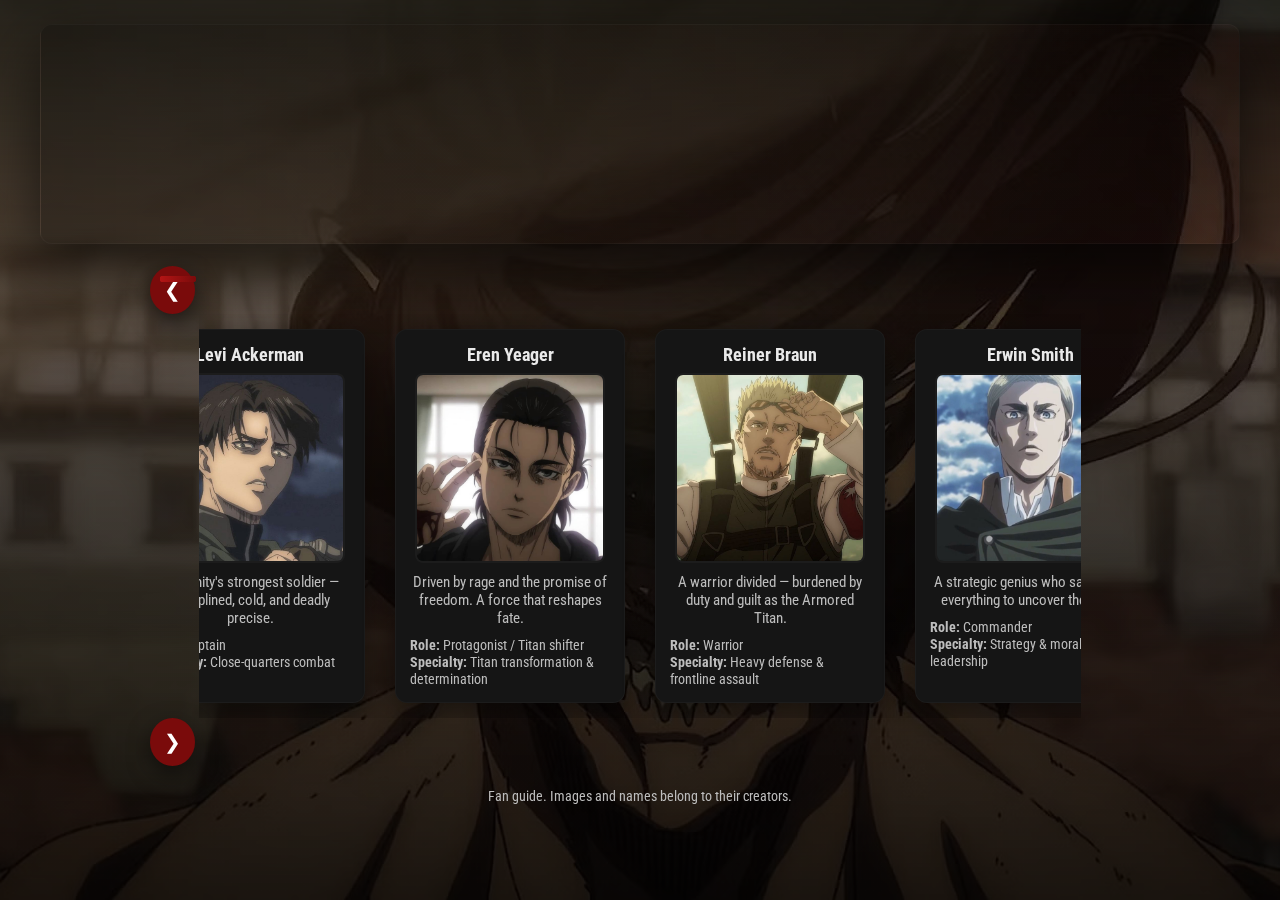
<file: index.html>
<!DOCTYPE html>
<html lang="en">
<head>
    <meta charset="UTF-8">
    <title>Attack on Titan — Characters</title>
    <meta name="viewport" content="width=device-width,initial-scale=1">
    <link rel="preconnect" href="https://fonts.googleapis.com">
    <link rel="preconnect" href="https://fonts.gstatic.com" crossorigin>
    <link href="https://fonts.googleapis.com/css2?family=Oswald:wght@700&family=Roboto+Condensed:wght@300;400;700&display=swap" rel="stylesheet">
    <link rel="stylesheet" href="styles/main.css">
</head>
<body>

<header class="hero">
    <div class="hero-inner">
        <div class="hero-text">
            <h1>Attack on Titan — Characters</h1>
            <p class="lead">A focused guide: backgrounds, abilities, and key moments of major characters.</p>
            <div class="hero-cta">
                <a href="#characters" class="btn">View Characters</a>
                <a href="#analysis" class="btn outline">Series Analysis</a>
            </div>
        </div>
    </div>
</header>

<main id="characters">

    <button class="arrow left" onclick="slideLeft()" aria-label="Scroll left">&#10094;</button>

    <div class="slider-container">
        <div class="slider">

            <a href="levi.html" class="card">
                <p class="name">Levi Ackerman</p>
                <img src="img/levi.png" alt="Levi Ackerman">
                <span class="desc">Humanity's strongest soldier — disciplined, cold, and deadly precise.</span>
                <ul class="quick">
                    <li><strong>Role:</strong> Captain</li>
                    <li><strong>Specialty:</strong> Close-quarters combat</li>
                </ul>
            </a>

            <a href="eren.html" class="card">
                <p class="name">Eren Yeager</p>
                <img src="img/eren.png" alt="Eren Yeager">
                <span class="desc">Driven by rage and the promise of freedom. A force that reshapes fate.</span>
                <ul class="quick">
                    <li><strong>Role:</strong> Protagonist / Titan shifter</li>
                    <li><strong>Specialty:</strong> Titan transformation & determination</li>
                </ul>
            </a>

            <a href="reiner.html" class="card">
                <p class="name">Reiner Braun</p>
                <img src="img/reiner.png" alt="Reiner Braun">
                <span class="desc">A warrior divided — burdened by duty and guilt as the Armored Titan.</span>
                <ul class="quick">
                    <li><strong>Role:</strong> Warrior</li>
                    <li><strong>Specialty:</strong> Heavy defense & frontline assault</li>
                </ul>
            </a>

            <a href="erwin.html" class="card">
                <p class="name">Erwin Smith</p>
                <img src="img/erwin.png" alt="Erwin Smith">
                <span class="desc">A strategic genius who sacrificed everything to uncover the truth.</span>
                <ul class="quick">
                    <li><strong>Role:</strong> Commander</li>
                    <li><strong>Specialty:</strong> Strategy & morale leadership</li>
                </ul>
            </a>

        </div>
    </div>

    <button class="arrow right" onclick="slideRight()" aria-label="Scroll right">&#10095;</button>

</main>

<footer class="footer">
    <p>Fan guide. Images and names belong to their creators.</p>
</footer>

<script>
    const slider = document.querySelector('.slider');
    const scrollAmount = 260;

    function slideLeft() { slider.scrollBy({ left: -scrollAmount, behavior: 'smooth' }); }
    function slideRight() { slider.scrollBy({ left: scrollAmount, behavior: 'smooth' }); }

    // drag support
    let isDown = false, startX, scrollLeft;
    slider.addEventListener('mousedown', (e) => { isDown = true; slider.classList.add('active-drag'); startX = e.pageX - slider.offsetLeft; scrollLeft = slider.scrollLeft; });
    slider.addEventListener('mouseleave', () => { isDown = false; slider.classList.remove('active-drag'); });
    slider.addEventListener('mouseup', () => { isDown = false; slider.classList.remove('active-drag'); });
    slider.addEventListener('mousemove', (e) => {
        if(!isDown) return;
        e.preventDefault();
        const x = e.pageX - slider.offsetLeft;
        const walk = (x - startX) * 1.2;
        slider.scrollLeft = scrollLeft - walk;
    });

    // lightweight parallax for header (updates CSS vars)
    const hero = document.querySelector('.hero');
    hero.addEventListener('mousemove', (e) => {
        const w = hero.offsetWidth;
        const h = hero.offsetHeight;
        const x = (e.clientX / w) - 0.5;
        const y = (e.clientY / h) - 0.5;
        hero.style.setProperty('--px', (x * 12) + 'px');
        hero.style.setProperty('--py', (y * 8) + 'px');
    });
    hero.addEventListener('mouseleave', () => { hero.style.setProperty('--px', '0px'); hero.style.setProperty('--py', '0px'); });
</script>

</body>
</html>
</file>
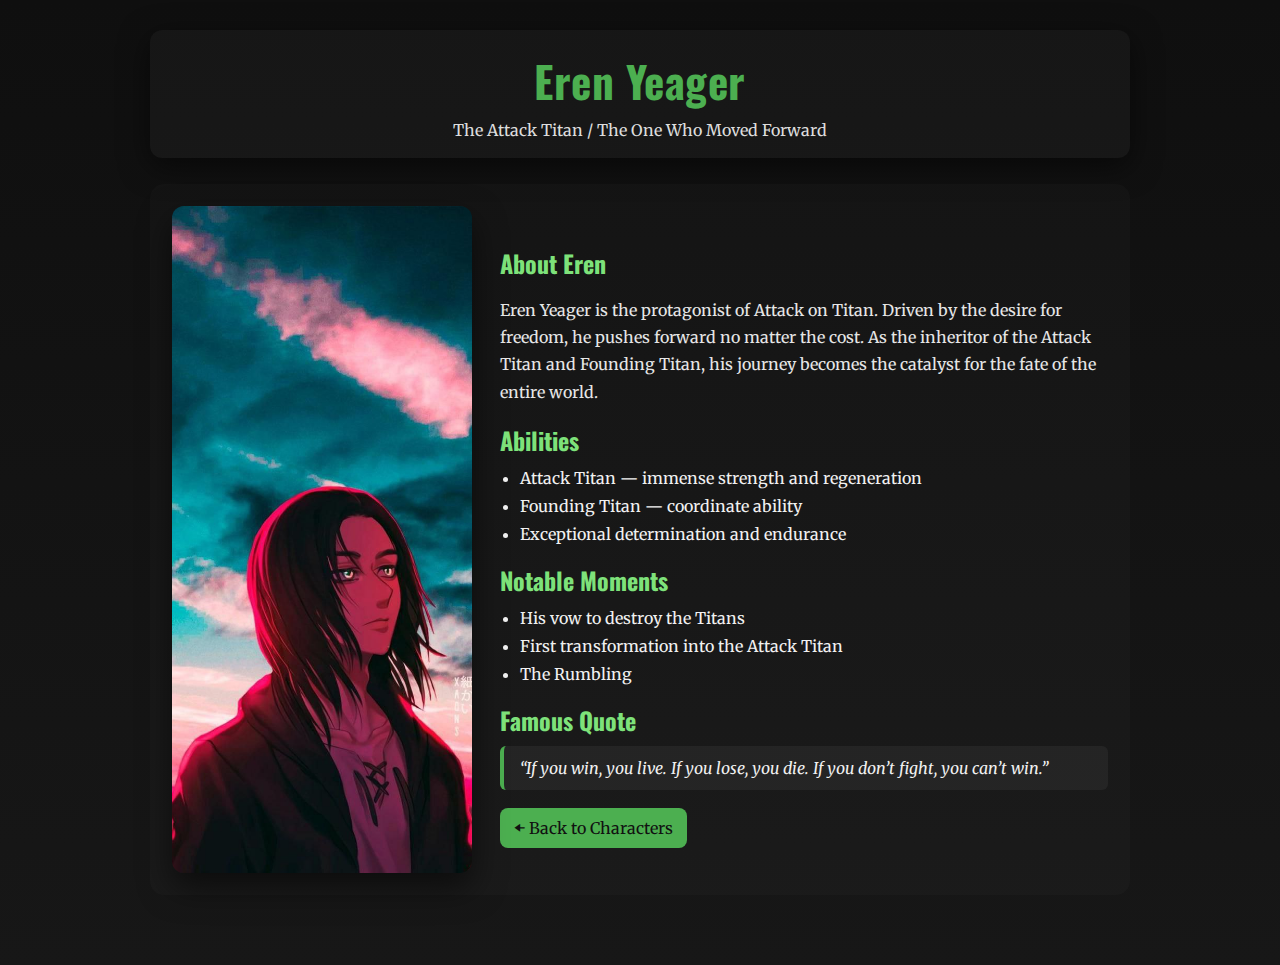
<file: eren.html>
<!DOCTYPE html>
<html lang="en">
<head>
    <meta charset="UTF-8">
    <title>Eren Yeager — Profile</title>

    <link rel="preconnect" href="https://fonts.googleapis.com">
    <link rel="preconnect" href="https://fonts.gstatic.com" crossorigin>
    <link href="https://fonts.googleapis.com/css2?family=Merriweather:wght@300;400;700&family=Oswald:wght@600&display=swap" rel="stylesheet">

    <!-- صفحة CSS الخاصة بإيرين -->
    <link rel="stylesheet" href="styles/eren.css" />
</head>

<body>
<div class="container">

    <header>
        <h1>Eren Yeager</h1>
        <p>The Attack Titan / The One Who Moved Forward</p>
    </header>

    <section class="profile">
        <img src="img/erenn.png" alt="Eren Yeager">

        <div class="info">
            <h2>About Eren</h2>
            <p>
                Eren Yeager is the protagonist of Attack on Titan. Driven by the desire
                for freedom, he pushes forward no matter the cost. As the inheritor of
                the Attack Titan and Founding Titan, his journey becomes the catalyst
                for the fate of the entire world.
            </p>

            <h2>Abilities</h2>
            <ul>
                <li>Attack Titan — immense strength and regeneration</li>
                <li>Founding Titan — coordinate ability</li>
                <li>Exceptional determination and endurance</li>
            </ul>

            <h2>Notable Moments</h2>
            <ul>
                <li>His vow to destroy the Titans</li>
                <li>First transformation into the Attack Titan</li>
                <li>The Rumbling</li>
            </ul>

            <h2>Famous Quote</h2>
            <blockquote>
                “If you win, you live. If you lose, you die. If you don’t fight, you can’t win.”
            </blockquote>

            <a href="main.html" class="back">⬅ Back to Characters</a>
        </div>
    </section>

</div>
</body>
</html>
</file>
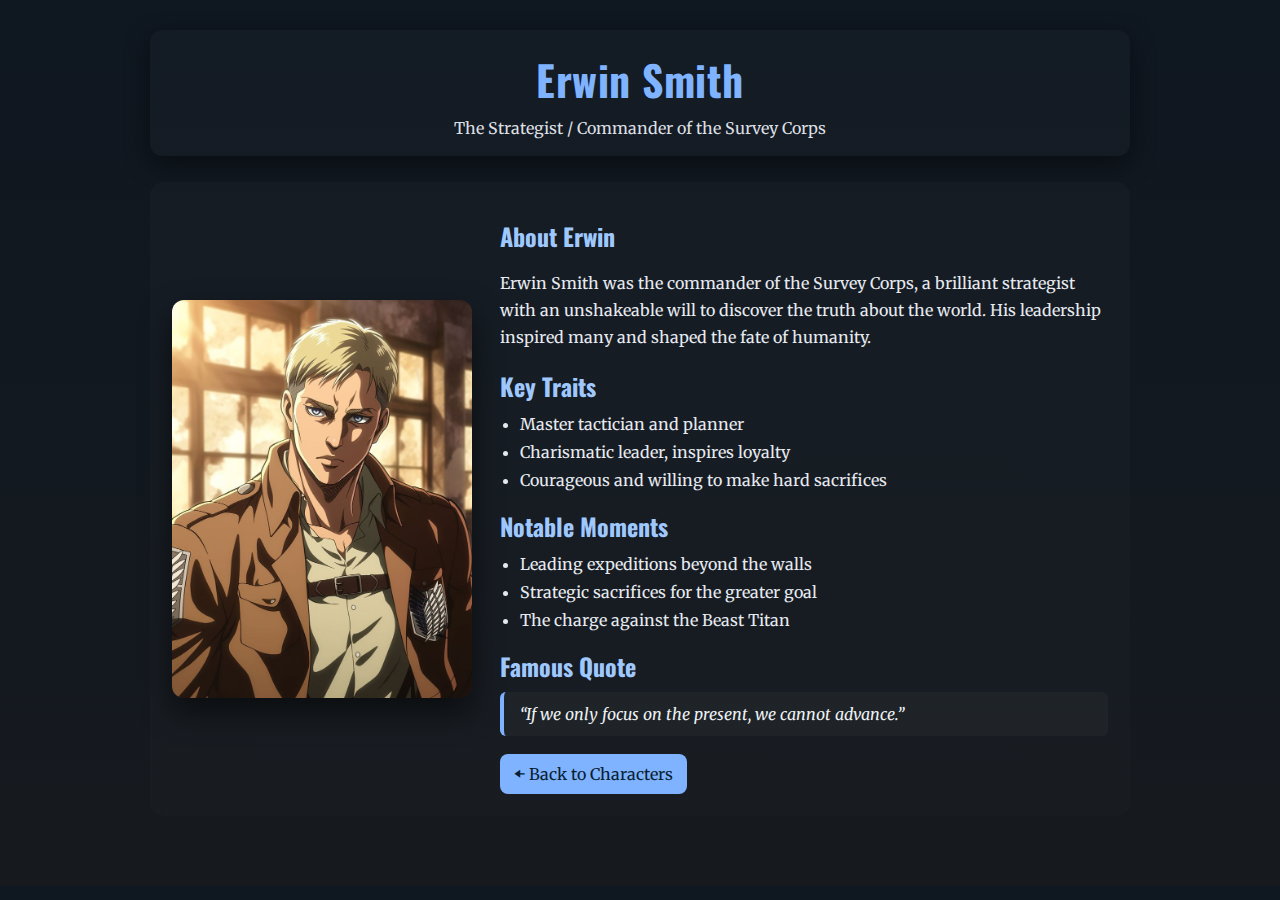
<file: erwin.html>
<!DOCTYPE html>
<html lang="en">
<head>
    <meta charset="UTF-8">
    <title>Erwin Smith — Profile</title>

    <link rel="preconnect" href="https://fonts.googleapis.com">
    <link rel="preconnect" href="https://fonts.gstatic.com" crossorigin>
    <link href="https://fonts.googleapis.com/css2?family=Merriweather:wght@300;400;700&family=Oswald:wght@600&display=swap" rel="stylesheet">

    <!-- صفحة خاصة بأروين -->
    <link rel="stylesheet" href="styles/erwin.css" />
</head>

<body>
<div class="container">

    <header>
        <h1>Erwin Smith</h1>
        <p>The Strategist / Commander of the Survey Corps</p>
    </header>

    <section class="profile">
        <img src="img/erwinn.png" alt="Erwin Smith">

        <div class="info">
            <h2>About Erwin</h2>
            <p>
                Erwin Smith was the commander of the Survey Corps, a brilliant strategist
                with an unshakeable will to discover the truth about the world. His leadership
                inspired many and shaped the fate of humanity.
            </p>

            <h2>Key Traits</h2>
            <ul>
                <li>Master tactician and planner</li>
                <li>Charismatic leader, inspires loyalty</li>
                <li>Courageous and willing to make hard sacrifices</li>
            </ul>

            <h2>Notable Moments</h2>
            <ul>
                <li>Leading expeditions beyond the walls</li>
                <li>Strategic sacrifices for the greater goal</li>
                <li>The charge against the Beast Titan</li>
            </ul>

            <h2>Famous Quote</h2>
            <blockquote>
                “If we only focus on the present, we cannot advance.”
            </blockquote>

            <a href="main.html" class="back">⬅ Back to Characters</a>
        </div>
    </section>

</div>
</body>
</html>
</file>
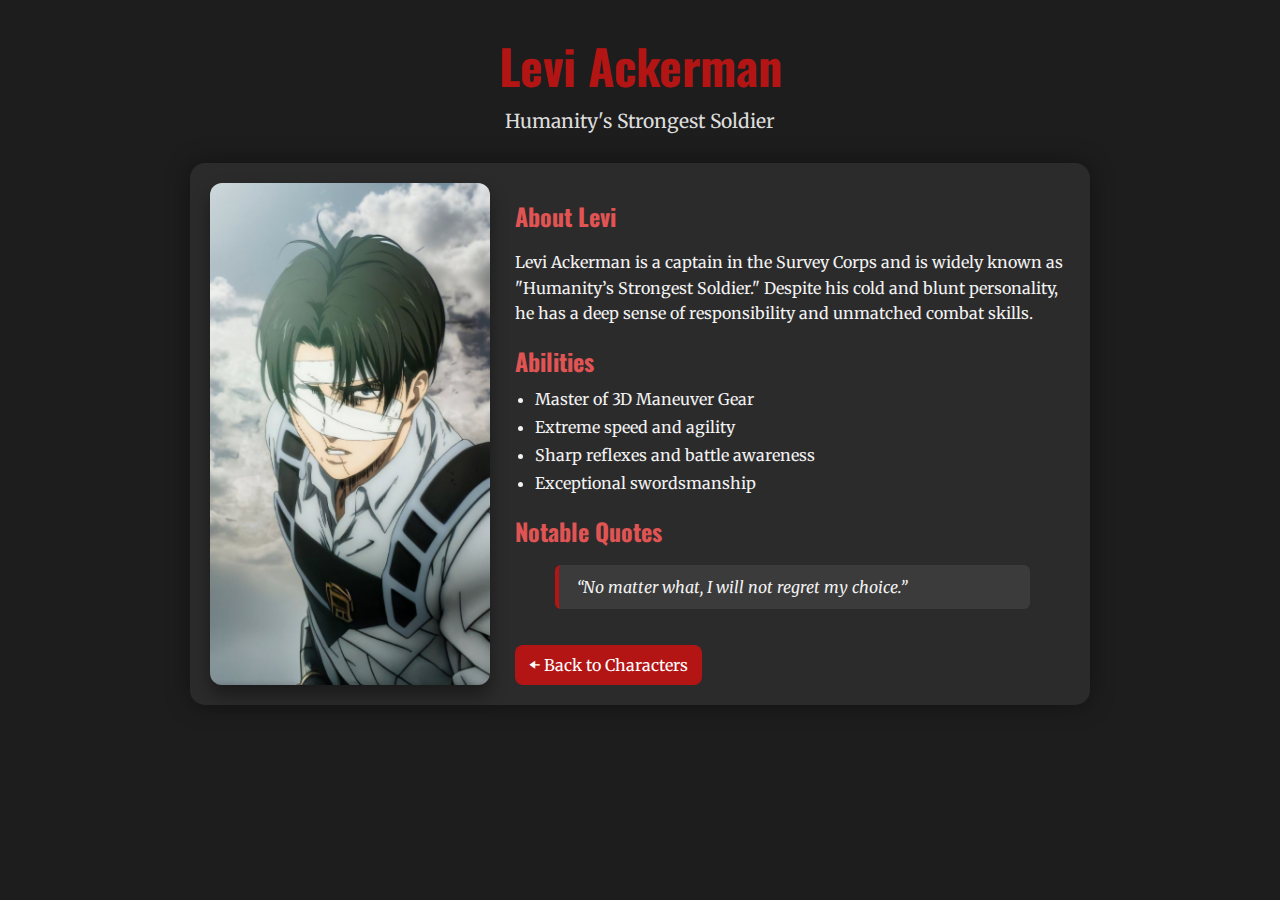
<file: levi.html>
<!DOCTYPE html>
<html lang="en">
<head>
    <meta charset="UTF-8" />
    <title>Levi Ackerman</title>

    <link rel="preconnect" href="https://fonts.googleapis.com">
    <link rel="preconnect" href="https://fonts.gstatic.com" crossorigin>
    <link href="https://fonts.googleapis.com/css2?family=Merriweather:wght@300;400;700&family=Oswald:wght@600&display=swap" rel="stylesheet">

    <link rel="stylesheet" href="styles/levi.css" />
</head>

<body>
<div class="container">

    <header>
        <h1>Levi Ackerman</h1>
        <p>Humanity's Strongest Soldier</p>
    </header>

    <section class="profile">
        <img src="img/levii.png" alt="Levi Ackerman">

        <div class="info">
            <h2>About Levi</h2>
            <p>
                Levi Ackerman is a captain in the Survey Corps and is widely known as
                "Humanity’s Strongest Soldier." Despite his cold and blunt personality,
                he has a deep sense of responsibility and unmatched combat skills.
            </p>

            <h2>Abilities</h2>
            <ul>
                <li>Master of 3D Maneuver Gear</li>
                <li>Extreme speed and agility</li>
                <li>Sharp reflexes and battle awareness</li>
                <li>Exceptional swordsmanship</li>
            </ul>

            <h2>Notable Quotes</h2>
            <blockquote>
                “No matter what, I will not regret my choice.”
            </blockquote>

            <a href="main.html" class="back">⬅ Back to Characters</a>
        </div>
    </section>

</div>
</body>
</html>
</file>
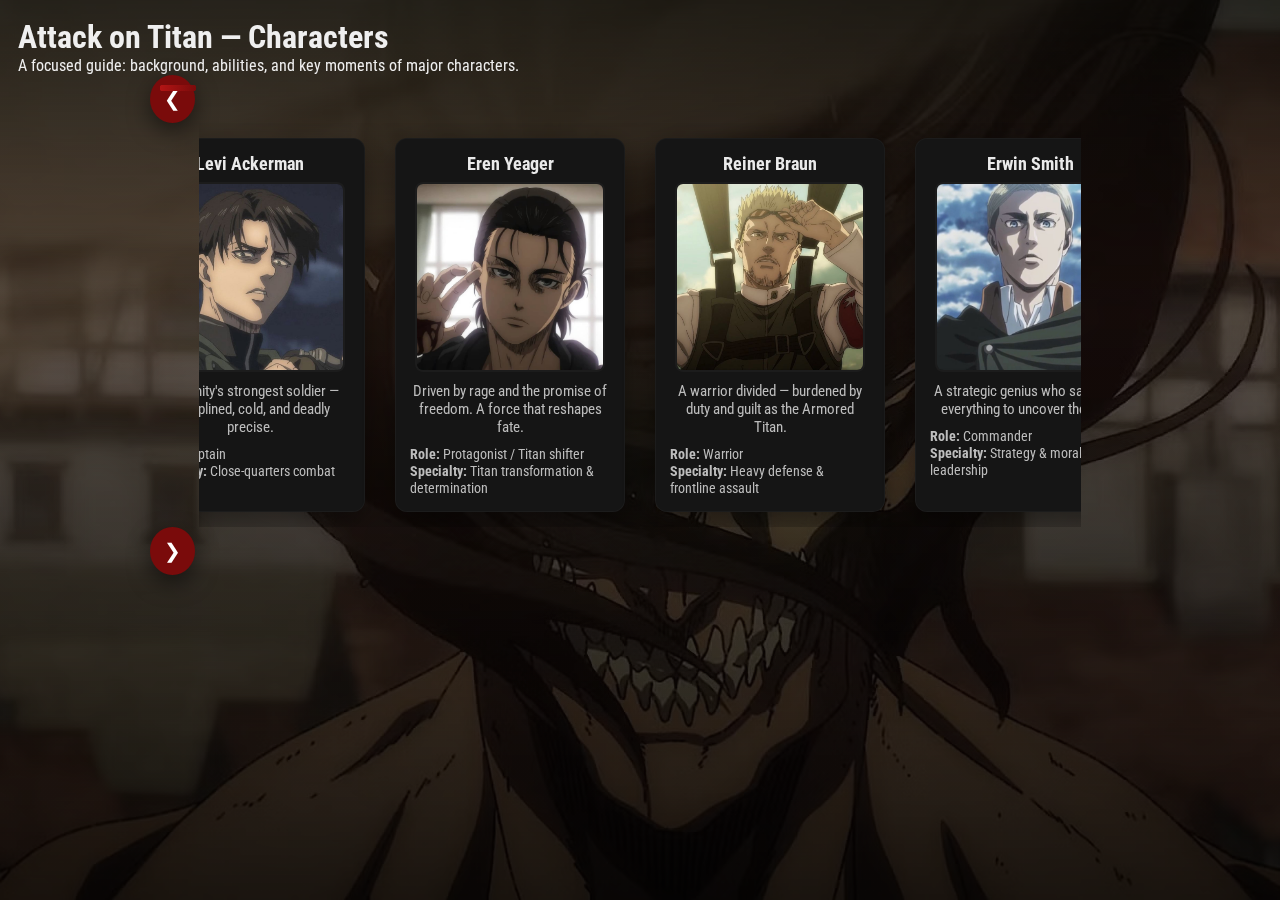
<file: main.html>
<!DOCTYPE html>
<html lang="en">
<head>
    <meta charset="UTF-8">
    <title>Attack on Titan — Characters</title>
    <meta name="viewport" content="width=device-width,initial-scale=1">
    <link rel="preconnect" href="https://fonts.googleapis.com">
    <link rel="preconnect" href="https://fonts.gstatic.com" crossorigin>
    <link href="https://fonts.googleapis.com/css2?family=Oswald:wght@700&family=Roboto+Condensed:ital,wght@0,100..900;1,100..900&display=swap" rel="stylesheet">
    <link rel="stylesheet" href="styles/main.css">
</head>
<body>

<header>
    <h1>Attack on Titan — Characters</h1>
    <p>A focused guide: background, abilities, and key moments of major characters.</p>
</header>

<main>

    <button class="arrow left" onclick="slideLeft()" aria-label="Scroll left">&#10094;</button>

    <div class="slider-container">
        <div class="slider">

            <a href="levi.html" class="card">
                <p class="name">Levi Ackerman</p>
                <img src="img/levi.png" alt="Levi Ackerman">
                <span class="desc">Humanity's strongest soldier — disciplined, cold, and deadly precise.</span>
                <ul class="quick">
                    <li><strong>Role:</strong> Captain</li>
                    <li><strong>Specialty:</strong> Close-quarters combat</li>
                </ul>
            </a>

            <a href="eren.html" class="card">
                <p class="name">Eren Yeager</p>
                <img src="img/eren.png" alt="Eren Yeager">
                <span class="desc">Driven by rage and the promise of freedom. A force that reshapes fate.</span>
                <ul class="quick">
                    <li><strong>Role:</strong> Protagonist / Titan shifter</li>
                    <li><strong>Specialty:</strong> Titan transformation & determination</li>
                </ul>
            </a>

            <a href="reiner.html" class="card">
                <p class="name">Reiner Braun</p>
                <img src="img/reiner.png" alt="Reiner Braun">
                <span class="desc">A warrior divided — burdened by duty and guilt as the Armored Titan.</span>
                <ul class="quick">
                    <li><strong>Role:</strong> Warrior</li>
                    <li><strong>Specialty:</strong> Heavy defense & frontline assault</li>
                </ul>
            </a>

            <a href="erwin.html" class="card">
                <p class="name">Erwin Smith</p>
                <img src="img/𝑬𝒓𝒘𝒊𝒏.png" alt="Erwin Smith">
                <span class="desc">A strategic genius who sacrificed everything to uncover the truth.</span>
                <ul class="quick">
                    <li><strong>Role:</strong> Commander</li>
                    <li><strong>Specialty:</strong> Strategy & morale leadership</li>
                </ul>
            </a>

        </div>
    </div>

    <button class="arrow right" onclick="slideRight()" aria-label="Scroll right">&#10095;</button>

</main>

<script>
    const slider = document.querySelector('.slider');
    const scrollAmount = 260; // distance between cards

    function slideLeft() {
        slider.scrollBy({ left: -scrollAmount, behavior: 'smooth' });
    }

    function slideRight() {
        slider.scrollBy({ left: scrollAmount, behavior: 'smooth' });
    }

    // Optional: touch drag support
    let isDown = false, startX, scrollLeft;
    slider.addEventListener('mousedown', (e) => {
        isDown = true;
        slider.classList.add('active-drag');
        startX = e.pageX - slider.offsetLeft;
        scrollLeft = slider.scrollLeft;
    });
    slider.addEventListener('mouseleave', () => { isDown = false; slider.classList.remove('active-drag'); });
    slider.addEventListener('mouseup', () => { isDown = false; slider.classList.remove('active-drag'); });
    slider.addEventListener('mousemove', (e) => {
        if(!isDown) return;
        e.preventDefault();
        const x = e.pageX - slider.offsetLeft;
        const walk = (x - startX) * 1.2;
        slider.scrollLeft = scrollLeft - walk;
    });
</script>

</body>
</html>
</file>
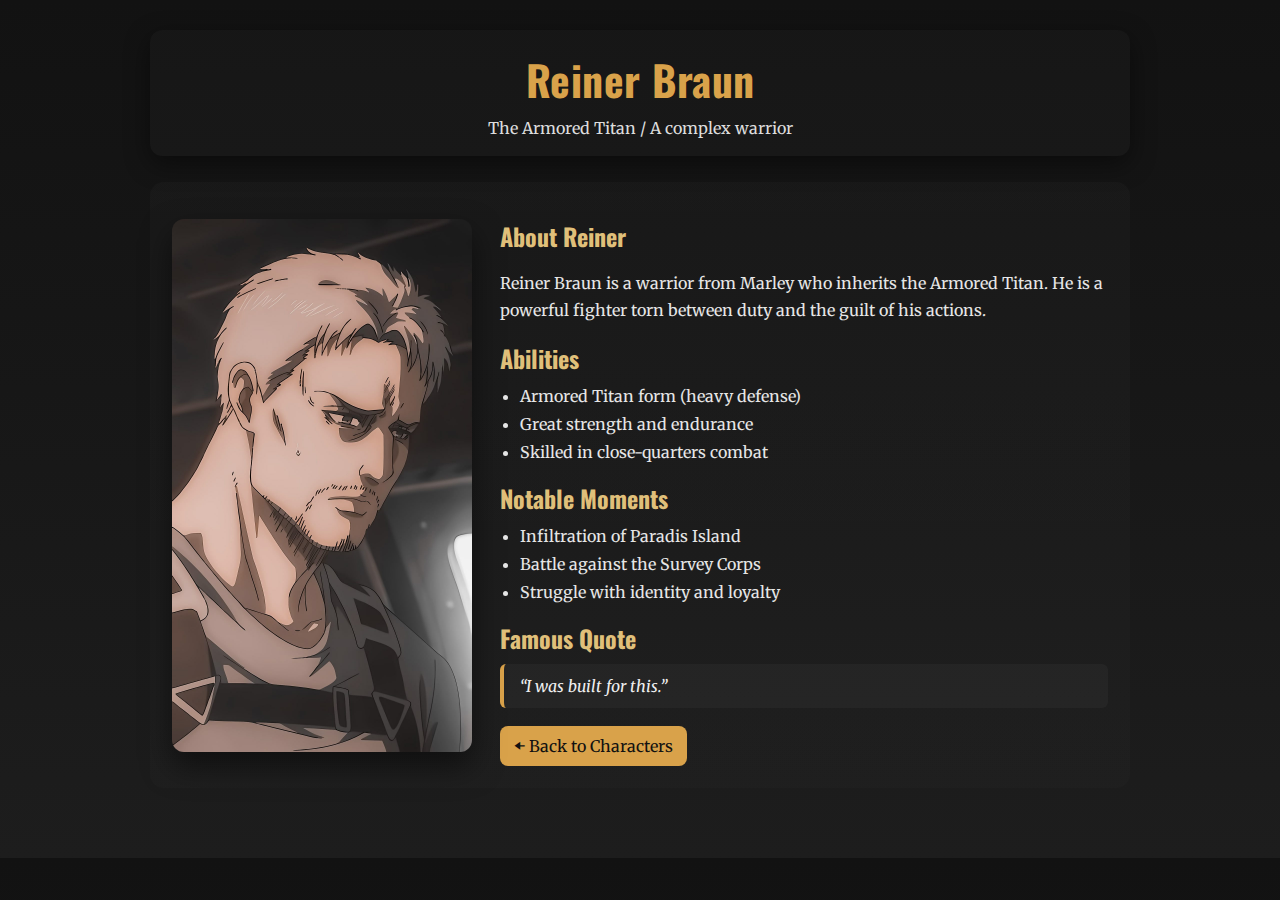
<file: reiner.html>
<!DOCTYPE html>
<html lang="en">
<head>
    <meta charset="UTF-8">
    <title>Reiner Braun — Profile</title>

    <link rel="preconnect" href="https://fonts.googleapis.com">
    <link rel="preconnect" href="https://fonts.gstatic.com" crossorigin>
    <link href="https://fonts.googleapis.com/css2?family=Merriweather:wght@300;400;700&family=Oswald:wght@600&display=swap" rel="stylesheet">

    <!-- Link to the page-specific CSS -->
    <link rel="stylesheet" href="styles/reiner.css" />
</head>

<body>
<div class="container">

    <header>
        <h1>Reiner Braun</h1>
        <p>The Armored Titan / A complex warrior</p>
    </header>

    <section class="profile">
        <img src="img/reinerr.png" alt="Reiner Braun">

        <div class="info">
            <h2>About Reiner</h2>
            <p>
                Reiner Braun is a warrior from Marley who inherits the Armored Titan.
                He is a powerful fighter torn between duty and the guilt of his actions.
            </p>

            <h2>Abilities</h2>
            <ul>
                <li>Armored Titan form (heavy defense)</li>
                <li>Great strength and endurance</li>
                <li>Skilled in close-quarters combat</li>
            </ul>

            <h2>Notable Moments</h2>
            <ul>
                <li>Infiltration of Paradis Island</li>
                <li>Battle against the Survey Corps</li>
                <li>Struggle with identity and loyalty</li>
            </ul>

            <h2>Famous Quote</h2>
            <blockquote>
                “I was built for this.”
            </blockquote>

            <a href="main.html" class="back">⬅ Back to Characters</a>
        </div>
    </section>

</div>
</body>
</html>
</file>
<file: styles/main.css>
/* styles/main.css — full-page background image + overlay + animations */

/* ===== colors ===== */
:root{
    --accent-dark: #7a0b0b;
    --accent: #b31515;
    --bg:#050505;
    --text:#efefef;
    --card-bg:#151515;
    --muted:#bdbdbd;
}

/* ===== base ===== */
*{box-sizing:border-box;margin:0;padding:0}
html,body{height:100%}
body{
    font-family: 'Roboto Condensed', 'Oswald', Arial, sans-serif;
    color:var(--text);
    background-color: var(--bg);
    padding: 18px;
    position: relative;
    overflow-x: hidden;
}

/* ===== Full-page background image (cover, fixed) =====
   Path assumes CSS is at styles/main.css and image at img/attack_titan.png
   If CSS is in same folder as HTML, change url('../img/attack_titan.png') -> url('img/attack_titan.png')
*/
body::before{
    content: "";
    position: fixed;
    inset: 0;
    z-index: 0;
    background-image: url('../img/attack_titan.png');
    background-repeat: no-repeat;
    background-size: cover;        /* cover whole viewport */
    background-position: center center;
    transform-origin: center;
    filter: contrast(0.9) saturate(0.9) brightness(0.45);
    transition: transform 0.6s ease;
    /* slow zoom animation to add life */
    animation: bgSlowZoom 20s linear infinite alternate;
    will-change: transform;
}

/* dark/red overlay on top of background to keep text readable */
body::after{
    content: "";
    position: fixed;
    inset: 0;
    z-index: 1;
    background: linear-gradient(180deg, rgba(0,0,0,0.55), rgba(122,11,11,0.06) 35%, rgba(0,0,0,0.65));
    pointer-events: none;
    animation: overlayShift 10s linear infinite alternate;
}

/* bring page content above background */
header, main, footer { position: relative; z-index: 2; }

/* ===== HERO ===== */
.hero{
    --px: 0px; --py: 0px;
    max-width: 1200px;
    margin: 6px auto 22px;
    height: 220px;
    border-radius: 12px;
    overflow: hidden;
    display: flex;
    align-items: center;
    justify-content: center;
    text-align: center;
    border: 1px solid rgba(255,255,255,0.03);
    box-shadow: 0 18px 60px rgba(0,0,0,0.6);
    background: linear-gradient(90deg, rgba(0,0,0,0.25), rgba(122,11,11,0.03));
}

/* hero content */
.hero-inner{ max-width: 1100px; padding: 18px; }
.hero-text h1{ font-family:'Oswald', sans-serif; font-size:2rem; margin-bottom:6px; opacity:0; transform:translateY(8px); animation:textIn .9s ease forwards .2s; }
.hero-text .lead{ color:var(--muted); margin-bottom:12px; opacity:0; transform:translateY(8px); animation:textIn .9s ease forwards .35s; }
.hero-cta{ display:flex; gap:12px; justify-content:center; margin-top:10px; opacity:0; transform:translateY(6px); animation:textIn .9s ease forwards .5s; }
.btn{ display:inline-block; padding:10px 16px; border-radius:10px; background: linear-gradient(90deg,var(--accent),var(--accent-dark)); color:#fff; font-weight:600; text-decoration:none; box-shadow: 0 10px 30px rgba(123,11,11,0.12); }
.btn.outline{ background:transparent; border:1px solid rgba(255,255,255,0.06); box-shadow:none; color:var(--text); }

/* ===== MAIN / SLIDER ===== */
main{ max-width: 980px; margin: 0 auto; z-index:2; position:relative; }

/* slider wrapper */
.slider-wrap{
    display:flex;
    align-items:center;
    justify-content:center; /* يحطه في النص */
    gap:20px;
    margin: -40px auto 30px; /* رفعه لفوق */
    padding-top: 10px;
    position: relative;
    z-index: 10; /* يخليه فوق الخلفية */
}

/* arrows */
.arrow{ background: var(--accent-dark); color: #fff; border: none; padding: 12px 14px; border-radius: 50%; font-size: 20px; cursor: pointer; box-shadow: 0 8px 22px rgba(0,0,0,0.5); transition: transform .18s, background .18s; }
.arrow:hover{ transform: scale(1.06); background: var(--accent); }

/* slider container */
.slider-container{
    width: 90%;      /* ياخد 90٪ من الشاشة */
    max-width: 1400px; /* أقصى عرض */
    overflow: hidden;
    margin: 0 auto;  /* في النص */
}
.slider{
    display:flex;
    justify-content:center; /* يخلي الكروت في النص */
    gap:30px;
    padding: 15px 10px;
    overflow-x:auto;
    scroll-behavior:smooth;
    -webkit-overflow-scrolling:touch;
}
.slider::-webkit-scrollbar{ display: none; }

/* card */
.card{ display:block; width:230px; min-width:230px; background: var(--card-bg); border-radius: 12px; padding: 14px; text-decoration:none; color: var(--text); border: 1px solid rgba(255,255,255,0.03); box-shadow: 0 10px 30px rgba(0,0,0,0.45); transition: transform .25s ease, box-shadow .25s ease; }
.card:hover{ transform: translateY(-8px) scale(1.02); box-shadow: 0 20px 60px rgba(0,0,0,0.6); }
.card .name{ font-size:1.15rem; font-weight:700; margin-bottom:8px; text-align:center; color:#eaeaea; }
.card img{ width:190px; height:190px; display:block; margin: 0 auto; border-radius:8px; object-fit:cover; border:2px solid rgba(255,255,255,0.03); transition: transform .35s ease; }
.card:hover img{ transform: scale(1.04) rotate(-0.6deg); }
.card .desc{ display:block; margin-top:10px; font-size:0.95rem; color:var(--muted); text-align:center; }
.card .quick{ margin-top:10px; list-style:none; padding:0; color:var(--muted); font-size:0.9rem; }
.card::after{ content:""; position:absolute; top:10px; left:10px; width:36px; height:6px; background: linear-gradient(90deg,var(--accent),var(--accent-dark)); border-radius:4px; opacity:0.95; }

/* footer */
.footer{ max-width:980px; margin: 22px auto; color:var(--muted); font-size:0.9rem; text-align:center; }

/* responsive */
@media (max-width: 880px){
    .hero{ height: 360px; }
    .hero-inner{ padding: 12px; }
    .slider-container{ width:100%; }
    .arrow{ display:none; }
    .card{ min-width: 80%; width: 80%; margin:0 auto; }
    .card img{ width:100%; height:320px; }
}

/* ===== animations ===== */
@keyframes bgSlowZoom { from { transform: scale(1) translateY(0); } to { transform: scale(1.08) translateY(-6px); } }
@keyframes overlayShift { from { background-position: 0% 0%; opacity: 0.92; } to { background-position: 100% 0%; opacity: 0.86; } }
@keyframes textIn { from { opacity: 0; transform: translateY(12px); } to { opacity: 1; transform: translateY(0); } }
@keyframes popIn { from { opacity: 0; transform: translateY(12px) scale(.98); } to { opacity: 1; transform: translateY(0) scale(1); } }
.slider .card{ animation: popIn .45s ease both; }
</file>
<file: styles/eren.css>
/* styles/eren.css */
body {
    margin: 0;
    padding: 0;
    background: linear-gradient(180deg,#0f0f0f 0%, #171717 100%);
    color: #f1f1f1;
    font-family: 'Merriweather', serif;
}

.container {
    width: 92%;
    max-width: 980px;
    margin: 30px auto;
    padding-bottom: 40px;
}

header {
    text-align: center;
    margin-bottom: 26px;
    padding: 18px;
    background: rgba(255,255,255,0.03);
    border-radius: 12px;
    box-shadow: 0 8px 30px rgba(0,0,0,0.55);
}

header h1 {
    font-family: 'Oswald', sans-serif;
    font-size: 2.7rem;
    color: #4caf50; /* أخضر عميق يناسب إيرين */
    margin: 0;
    letter-spacing: 0.5px;
}

header p {
    margin: 8px 0 0;
    color: #ddd;
    font-size: 1rem;
}

/* Profile layout */
.profile {
    display: flex;
    gap: 28px;
    flex-wrap: wrap;
    background: rgba(255,255,255,0.02);
    padding: 22px;
    border-radius: 14px;
    align-items: center;
}

.profile img {
    width: 300px;
    height: auto;
    border-radius: 12px;
    box-shadow: 0 14px 32px rgba(0,0,0,0.55);
    transform: translateY(0);
    transition: transform 300ms ease, filter 300ms ease;
}

/* تأثير عند hover */
.profile img:hover {
    transform: translateY(-6px) scale(1.03);
    filter: brightness(1.05);
}

.info {
    flex: 1;
    min-width: 300px;
}

.info h2 {
    font-family: 'Oswald', sans-serif;
    margin: 14px 0 8px;
    color: #7ee27a;
}

.info p {
    line-height: 1.7;
    color: #e6e6e6;
}

ul {
    margin: 10px 0 18px;
    padding-left: 20px;
}

ul li {
    margin-bottom: 8px;
}

/* Quote */
blockquote {
    background: rgba(255,255,255,0.05);
    padding: 12px 16px;
    border-left: 4px solid #4caf50;
    border-radius: 6px;
    font-style: italic;
    margin: 8px 0 0;
}

/* back link */
.back {
    display: inline-block;
    margin-top: 18px;
    padding: 10px 14px;
    background: #4caf50;
    color: #111;
    text-decoration: none;
    border-radius: 8px;
    transition: background 220ms ease, transform 220ms ease;
}

.back:hover {
    background: #45a047;
    transform: translateY(-4px);
}

/* responsive */
@media (max-width:880px){
    .profile { flex-direction: column; align-items: center; text-align: center; }
    .info { min-width: 100%; }
    .profile img { width: 80%; max-width: 400px; }
}
</file>
<file: styles/erwin.css>
/* styles/erwin.css */
body {
    margin: 0;
    padding: 0;
    background: linear-gradient(180deg,#0f1720 0%, #161a1f 100%);
    color: #eef2f5;
    font-family: 'Merriweather', serif;
}

.container {
    width: 92%;
    max-width: 980px;
    margin: 30px auto;
    padding-bottom: 40px;
}

header {
    text-align: center;
    margin-bottom: 26px;
    padding: 18px;
    background: rgba(255,255,255,0.02);
    border-radius: 12px;
    box-shadow: 0 8px 26px rgba(0,0,0,0.45);
}

header h1 {
    font-family: 'Oswald', sans-serif;
    font-size: 2.6rem;
    color: #7fb3ff; /* لون بارد قيادي يناسب أروين */
    margin: 0;
    letter-spacing: 0.5px;
}

header p {
    margin: 8px 0 0;
    color: #dcdfe3;
    font-size: 1rem;
}

/* Profile layout */
.profile {
    display: flex;
    gap: 28px;
    flex-wrap: wrap;
    background: linear-gradient(180deg, rgba(255,255,255,0.02), rgba(255,255,255,0.01));
    padding: 22px;
    border-radius: 14px;
    align-items: center;
}

.profile img {
    width: 300px;
    height: auto;
    border-radius: 12px;
    box-shadow: 0 14px 30px rgba(0,0,0,0.55);
    transform: translateY(0);
    transition: transform 300ms ease, filter 300ms ease;
}

/* تأثير خفيف عند hover */
.profile img:hover {
    transform: translateY(-6px) scale(1.03);
    filter: saturate(1.05);
}

.info {
    flex: 1;
    min-width: 300px;
}

.info h2 {
    font-family: 'Oswald', sans-serif;
    margin: 14px 0 8px;
    color: #9fc8ff;
}

.info p {
    line-height: 1.7;
    color: #e6eaf0;
}

ul {
    margin: 10px 0 18px;
    padding-left: 20px;
    color: #e6eaf0;
}

ul li {
    margin-bottom: 8px;
}

/* Quote */
blockquote {
    background: rgba(255,255,255,0.03);
    padding: 12px 16px;
    border-left: 4px solid #7fb3ff;
    border-radius: 6px;
    font-style: italic;
    margin: 8px 0 0;
}

/* back link */
.back {
    display: inline-block;
    margin-top: 18px;
    padding: 10px 14px;
    background: #7fb3ff;
    color: #082033;
    text-decoration: none;
    border-radius: 8px;
    transition: background 220ms ease, transform 220ms ease;
}

.back:hover {
    background: #5ea0ff;
    transform: translateY(-4px);
}

/* responsive */
@media (max-width:880px){
    .profile { flex-direction: column; align-items: center; text-align: center; }
    .info { min-width: 100%; }
    .profile img { width: 80%; max-width: 400px; }
}
</file>
<file: styles/levi.css>
body {
    margin: 0;
    padding: 0;
    background: #1d1d1d;
    color: #f2f2f2;
    font-family: 'Merriweather', serif;
}

.container {
    width: 90%;
    max-width: 900px;
    margin: auto;
    padding-top: 30px;
}

header {
    text-align: center;
    margin-bottom: 30px;
}

header h1 {
    font-family: 'Oswald', sans-serif;
    font-size: 3rem;
    color: #b31515;
    margin: 0;
}

header p {
    font-size: 1.2rem;
    color: #ddd;
    margin-top: 8px;
}

.profile {
    display: flex;
    gap: 25px;
    flex-wrap: wrap;
    background: #2b2b2b;
    padding: 20px;
    border-radius: 15px;
    box-shadow: 0 0 25px rgba(0,0,0,0.4);
}

.profile img {
    width: 280px;
    height: auto;
    border-radius: 12px;
    box-shadow: 0 10px 18px rgba(0,0,0,0.4);
}

.info {
    flex: 1;
    min-width: 260px;
}

.info h2 {
    font-family: 'Oswald', sans-serif;
    margin: 15px 0 8px;
    color: #e05454;
}

.info p {
    line-height: 1.6;
}

ul {
    margin: 10px 0 20px;
    padding-left: 20px;
}

ul li {
    margin-bottom: 8px;
}

blockquote {
    background: #3b3b3b;
    padding: 12px 18px;
    border-left: 4px solid #b31515;
    border-radius: 6px;
    font-style: italic;
}

.back {
    display: inline-block;
    margin-top: 20px;
    padding: 10px 14px;
    background: #b31515;
    color: white;
    text-decoration: none;
    border-radius: 8px;
    transition: 0.3s;
}

.back:hover {
    background: #8f0f0f;
}
</file>
<file: styles/reiner.css>
/* styles/reiner.css */
body {
    margin: 0;
    padding: 0;
    background: linear-gradient(180deg,#121212 0%, #1d1d1d 100%);
    color: #efefef;
    font-family: 'Merriweather', serif;
}

.container {
    width: 92%;
    max-width: 980px;
    margin: 30px auto;
    padding-bottom: 40px;
}

header {
    text-align: center;
    margin-bottom: 26px;
    padding: 18px;
    background: rgba(255,255,255,0.02);
    border-radius: 12px;
    box-shadow: 0 8px 26px rgba(0,0,0,0.45);
}

header h1 {
    font-family: 'Oswald', sans-serif;
    font-size: 2.6rem;
    color: #d9a24a; /* دراماتيكية لونية تناسب الراينر */
    margin: 0;
    letter-spacing: 0.5px;
}

header p {
    margin: 8px 0 0;
    color: #ddd;
    font-size: 1rem;
}

/* Profile layout */
.profile {
    display: flex;
    gap: 28px;
    flex-wrap: wrap;
    background: linear-gradient(180deg, rgba(255,255,255,0.02), rgba(255,255,255,0.01));
    padding: 22px;
    border-radius: 14px;
    align-items: center;
}

.profile img {
    width: 300px;
    height: auto;
    border-radius: 12px;
    box-shadow: 0 14px 30px rgba(0,0,0,0.5);
    transform: translateY(0);
    transition: transform 300ms ease, filter 300ms ease;
}

/* رسم تأثير خفيف عند hover */
.profile img:hover {
    transform: translateY(-6px) scale(1.03);
    filter: saturate(1.05);
}

.info {
    flex: 1;
    min-width: 300px;
}

.info h2 {
    font-family: 'Oswald', sans-serif;
    margin: 14px 0 8px;
    color: #e0c07a;
}

.info p {
    line-height: 1.7;
    color: #e6e6e6;
}

ul {
    margin: 10px 0 18px;
    padding-left: 20px;
    color: #e6e6e6;
}

ul li {
    margin-bottom: 8px;
}

/* Quote */
blockquote {
    background: rgba(255,255,255,0.03);
    padding: 12px 16px;
    border-left: 4px solid #d9a24a;
    border-radius: 6px;
    font-style: italic;
    margin: 8px 0 0;
}

/* back link */
.back {
    display: inline-block;
    margin-top: 18px;
    padding: 10px 14px;
    background: #d9a24a;
    color: #111;
    text-decoration: none;
    border-radius: 8px;
    transition: background 220ms ease, transform 220ms ease;
}

.back:hover {
    background: #b78635;
    transform: translateY(-4px);
}

/* responsive */
@media (max-width:880px){
    .profile { flex-direction: column; align-items: center; text-align: center; }
    .info { min-width: 100%; }
    .profile img { width: 80%; max-width: 400px; }
}
</file>
